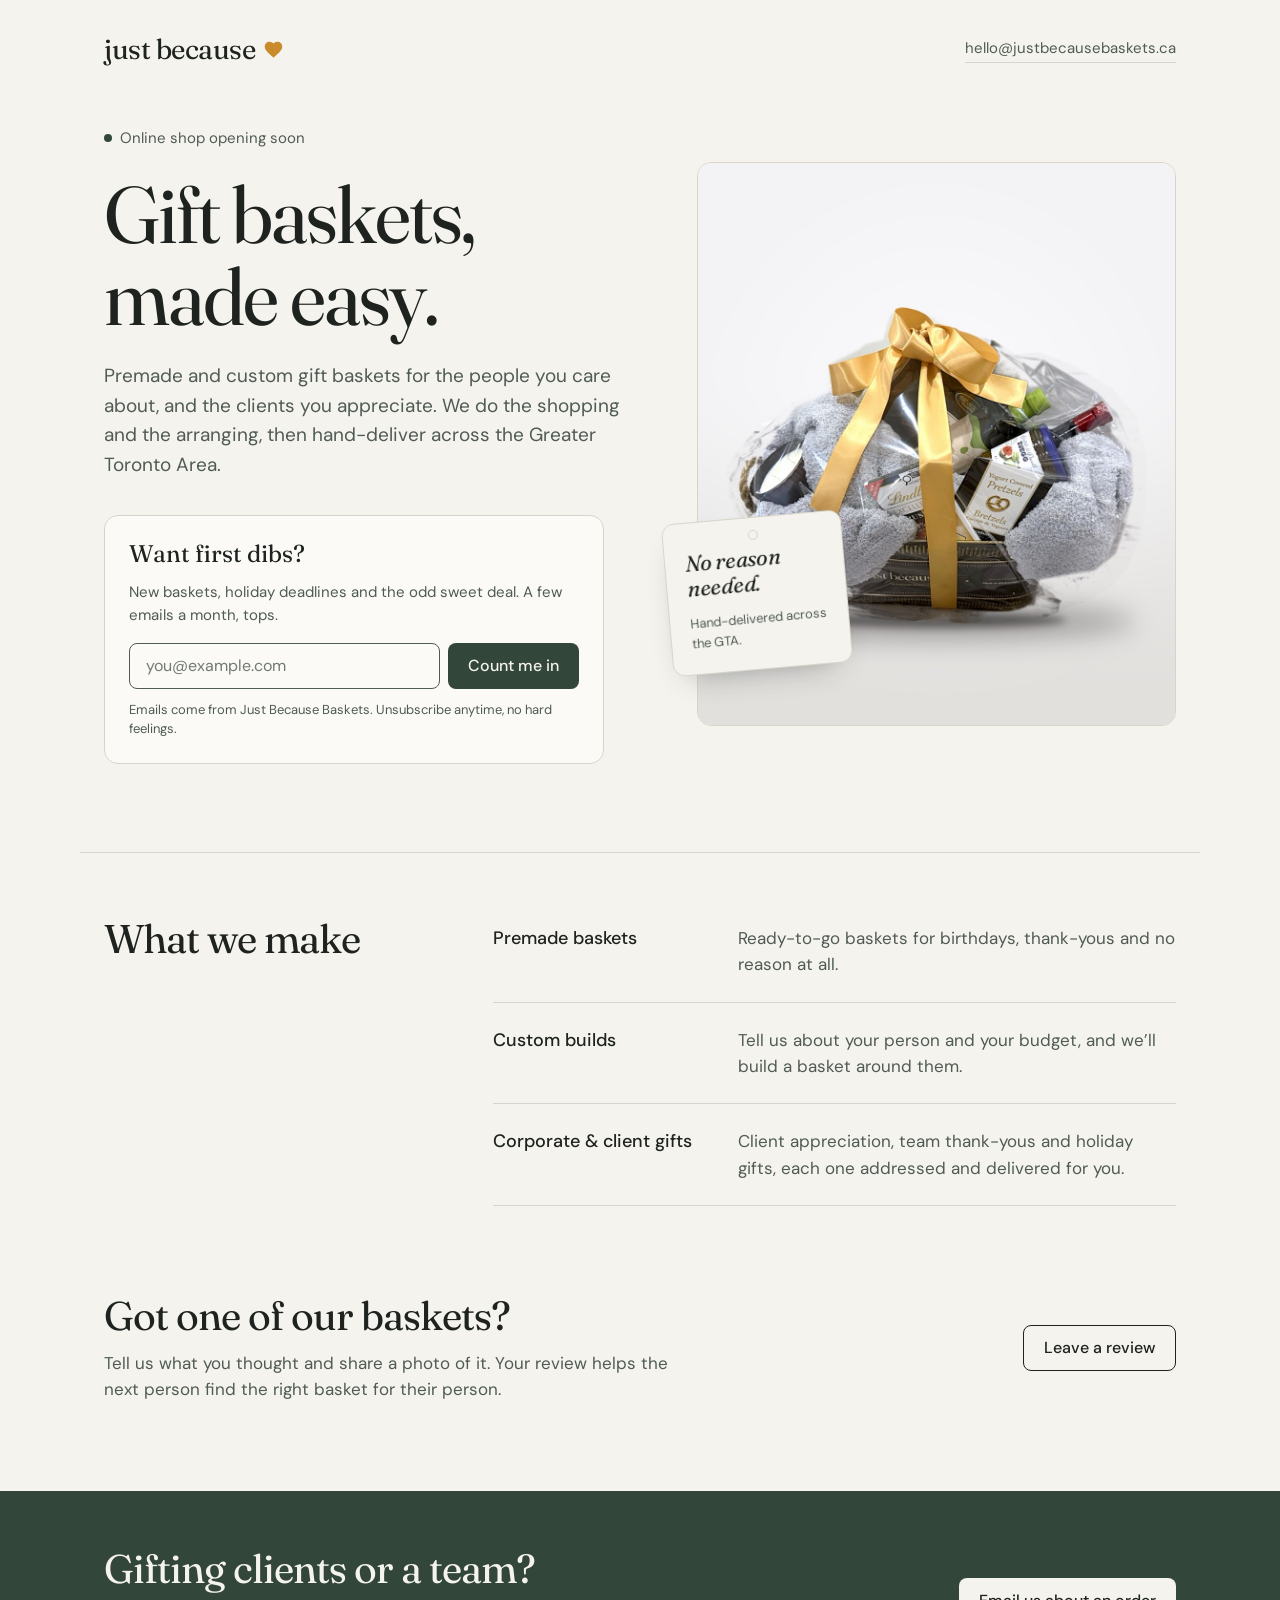
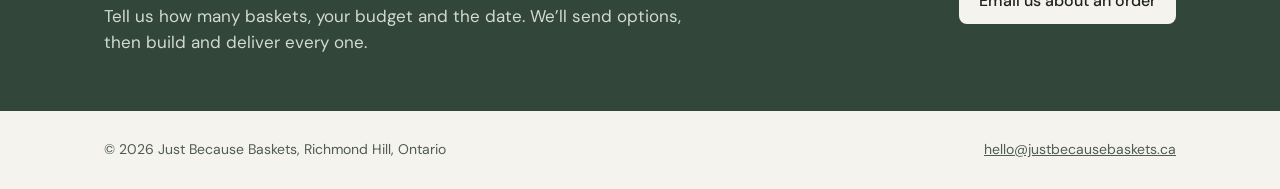
<file: index.html>
<!doctype html>
<html lang="en">
<head>
<meta charset="utf-8">
<meta name="viewport" content="width=device-width, initial-scale=1">
<title>Just Because Baskets · Gift baskets in the GTA, coming soon</title>
<meta name="description" content="Just Because Baskets: premade and custom gift baskets, and corporate client gifts, hand-delivered across the Greater Toronto Area. Our online shop is opening soon.">
<meta name="theme-color" content="#F5F3EE" media="(prefers-color-scheme: light)">
<meta name="theme-color" content="#1E2320" media="(prefers-color-scheme: dark)">
<meta property="og:title" content="Just Because Baskets">
<meta property="og:description" content="Premade and custom gift baskets in the Greater Toronto Area. No reason needed.">
<meta property="og:image" content="https://justbecausebaskets.ca/assets/basket.jpg">
<meta property="og:url" content="https://justbecausebaskets.ca/">
<link rel="icon" href="data:image/svg+xml,%3Csvg xmlns='http://www.w3.org/2000/svg' viewBox='0 0 24 24'%3E%3Cpath d='M12 21.35l-1.45-1.32C5.4 15.36 2 12.28 2 8.5 2 5.42 4.42 3 7.5 3c1.74 0 3.41.81 4.5 2.09C13.09 3.81 14.76 3 16.5 3 19.58 3 22 5.42 22 8.5c0 3.78-3.4 6.86-8.55 11.54L12 21.35z' fill='%23C98B2B'/%3E%3C/svg%3E">
<link rel="preconnect" href="https://fonts.googleapis.com">
<link rel="preconnect" href="https://fonts.gstatic.com" crossorigin>
<link rel="stylesheet" href="https://fonts.googleapis.com/css2?family=Fraunces:ital,opsz,wght@0,9..144,300..600;1,9..144,400&family=DM+Sans:wght@400;500&display=swap">
<link rel="stylesheet" href="/assets/site.css">
</head>
<body>
<header class="container top">
  <a class="mark" href="/" aria-label="just because, home">just because<svg viewBox="0 0 24 24" aria-hidden="true"><path d="M12 21.35l-1.45-1.32C5.4 15.36 2 12.28 2 8.5 2 5.42 4.42 3 7.5 3c1.74 0 3.41.81 4.5 2.09C13.09 3.81 14.76 3 16.5 3 19.58 3 22 5.42 22 8.5c0 3.78-3.4 6.86-8.55 11.54L12 21.35z" fill="#C98B2B"/></svg></a>
  <a class="top-link" href="mailto:hello@justbecausebaskets.ca">hello@justbecausebaskets.ca</a>
</header>

<main>
  <section class="container hero">
    <div>
      <p class="status rise">Online shop opening soon</p>
      <h1 class="rise d1">Gift baskets, made easy.</h1>
      <p class="lead rise d2">Premade and custom gift baskets for the people you care about, and the clients you appreciate. We do the shopping and the arranging, then hand-deliver across the Greater Toronto Area.</p>

      <form class="signup rise d3" action="https://app.kit.com/forms/10201789/subscriptions" method="post">
        <h2 class="signup-title">Want first dibs?</h2>
        <p class="signup-lead">New baskets, holiday deadlines and the odd sweet deal. A few emails a month, tops.</p>
        <div class="signup-row">
          <label class="sr-only" for="email">Email address</label>
          <input id="email" type="email" name="email_address" placeholder="you@example.com" autocomplete="email" required>
          <button class="btn" type="submit">Count me in</button>
        </div>
        <p class="consent">Emails come from Just Because Baskets. Unsubscribe anytime, no hard feelings.</p>
      </form>
    </div>

    <figure class="photo">
      <img src="/assets/basket.jpg" width="1000" height="1177" alt="A Just Because Baskets gift basket wrapped in cellophane with a gold ribbon: a grey throw, a candle, olive oil, fig jam, chocolates and pretzels in a black and gold tin.">
      <div class="tag" aria-hidden="true">
        <p>No reason needed.</p>
        <span>Hand-delivered across the GTA.</span>
      </div>
    </figure>
  </section>

  <section class="container make" aria-labelledby="make-title">
    <h2 id="make-title">What we make</h2>
    <ul class="make-list">
      <li><h3>Premade baskets</h3><p>Ready-to-go baskets for birthdays, thank-yous and no reason at all.</p></li>
      <li><h3>Custom builds</h3><p>Tell us about your person and your budget, and we’ll build a basket around them.</p></li>
      <li><h3>Corporate &amp; client gifts</h3><p>Client appreciation, team thank-yous and holiday gifts, each one addressed and delivered for you.</p></li>
    </ul>
  </section>

  <section class="container review-cta" aria-labelledby="review-title">
    <div>
      <h2 id="review-title">Got one of our baskets?</h2>
      <p>Tell us what you thought and share a photo of it. Your review helps the next person find the right basket for their person.</p>
    </div>
    <a class="btn btn-outline" href="/reviews/">Leave a review</a>
  </section>

  <section class="band" aria-labelledby="band-title">
    <div class="container">
      <div>
        <h2 id="band-title">Gifting clients or a team?</h2>
        <p>Tell us how many baskets, your budget and the date. We’ll send options, then build and deliver every one.</p>
      </div>
      <a class="btn" href="mailto:hello@justbecausebaskets.ca?subject=Corporate%20baskets">Email us about an order</a>
    </div>
  </section>
</main>

<footer>
  <div class="container">
    <span>© 2026 Just Because Baskets, Richmond Hill, Ontario</span>
    <a href="mailto:hello@justbecausebaskets.ca">hello@justbecausebaskets.ca</a>
  </div>
</footer>
</body>
</html>
</file>
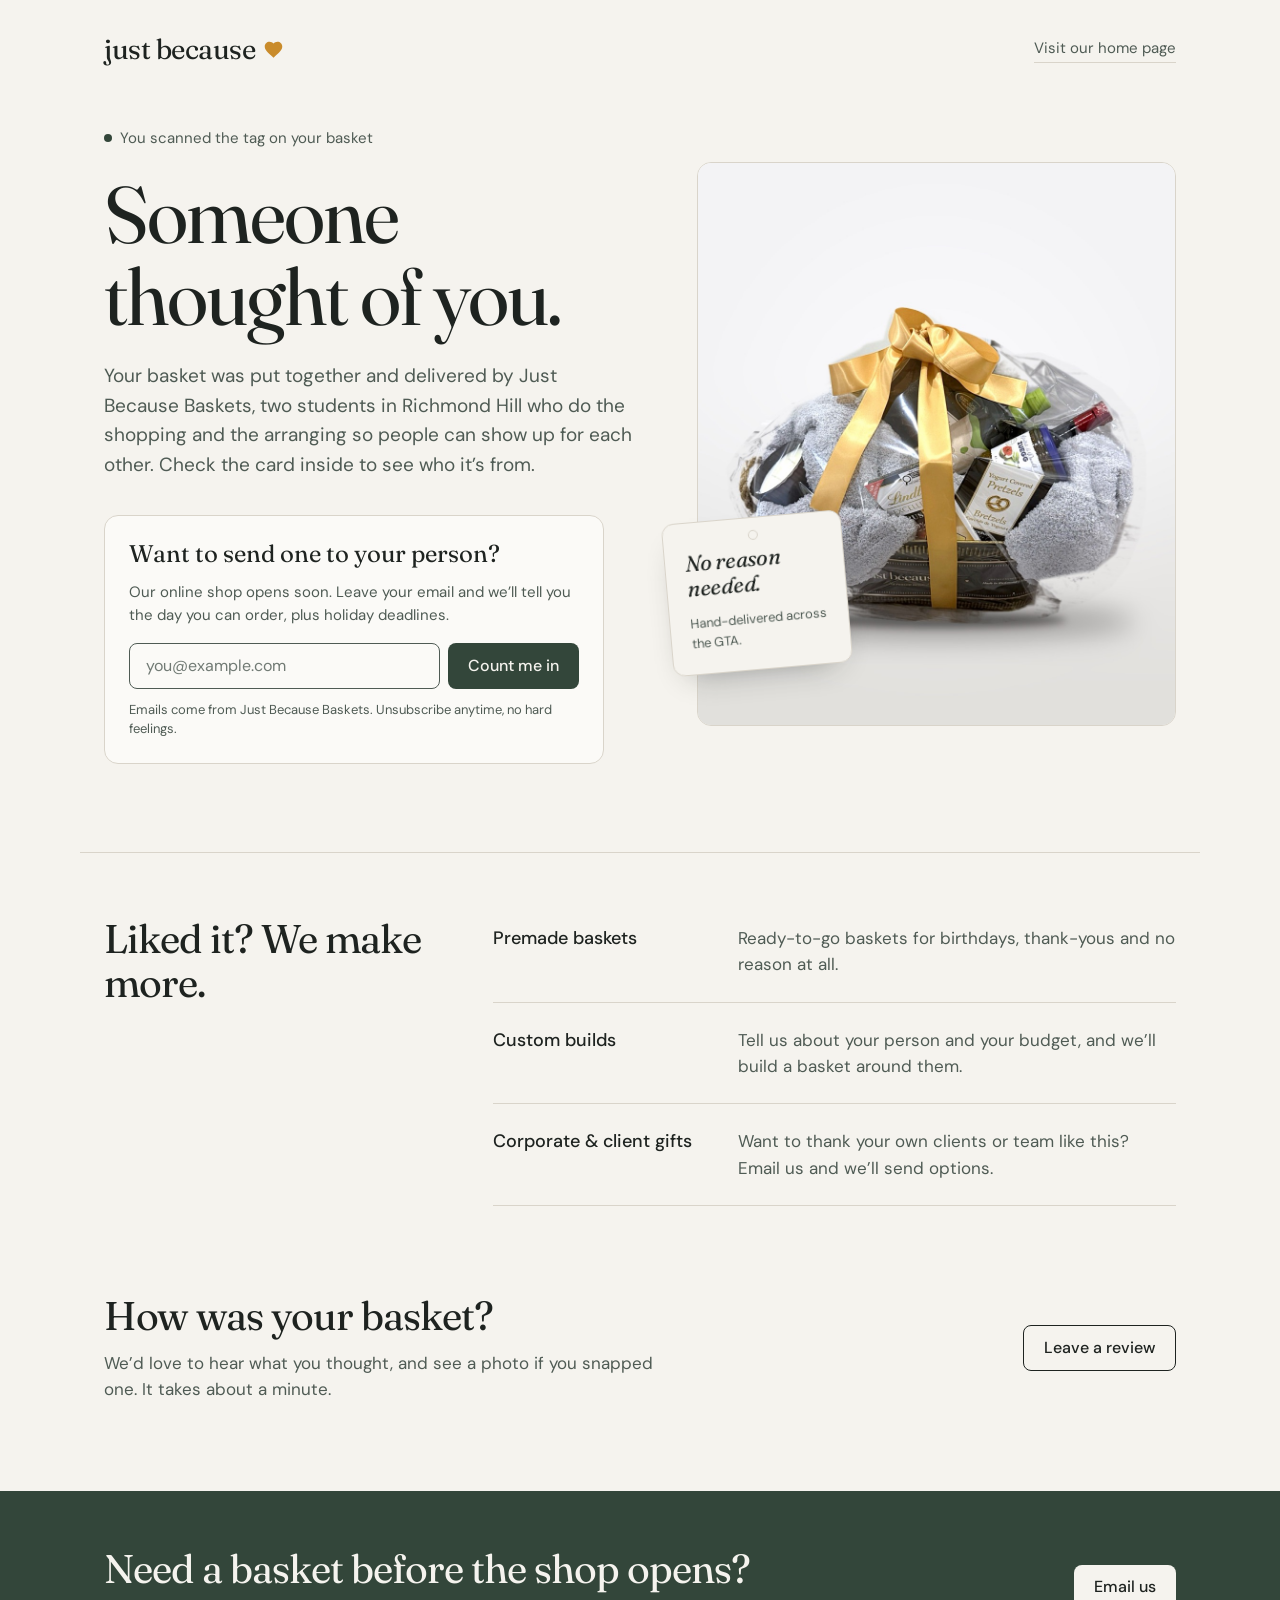
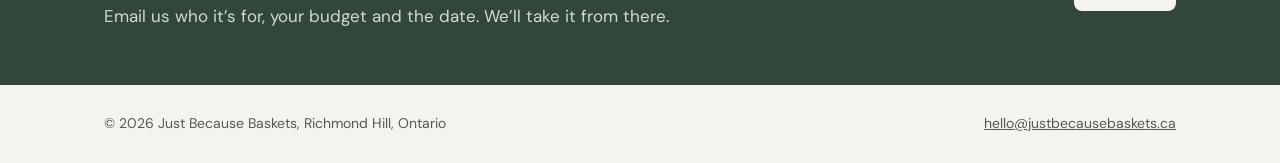
<file: hello/index.html>
<!doctype html>
<html lang="en">
<head>
<meta charset="utf-8">
<meta name="viewport" content="width=device-width, initial-scale=1">
<title>Someone thought of you · Just Because Baskets</title>
<meta name="description" content="You got a basket from Just Because Baskets. Here's who we are, and how to send one to your person.">
<meta name="robots" content="noindex">
<meta name="theme-color" content="#F5F3EE" media="(prefers-color-scheme: light)">
<meta name="theme-color" content="#1E2320" media="(prefers-color-scheme: dark)">
<link rel="icon" href="data:image/svg+xml,%3Csvg xmlns='http://www.w3.org/2000/svg' viewBox='0 0 24 24'%3E%3Cpath d='M12 21.35l-1.45-1.32C5.4 15.36 2 12.28 2 8.5 2 5.42 4.42 3 7.5 3c1.74 0 3.41.81 4.5 2.09C13.09 3.81 14.76 3 16.5 3 19.58 3 22 5.42 22 8.5c0 3.78-3.4 6.86-8.55 11.54L12 21.35z' fill='%23C98B2B'/%3E%3C/svg%3E">
<link rel="preconnect" href="https://fonts.googleapis.com">
<link rel="preconnect" href="https://fonts.gstatic.com" crossorigin>
<link rel="stylesheet" href="https://fonts.googleapis.com/css2?family=Fraunces:ital,opsz,wght@0,9..144,300..600;1,9..144,400&family=DM+Sans:wght@400;500&display=swap">
<link rel="stylesheet" href="/assets/site.css">
</head>
<body>
<header class="container top">
  <a class="mark" href="/" aria-label="just because, home">just because<svg viewBox="0 0 24 24" aria-hidden="true"><path d="M12 21.35l-1.45-1.32C5.4 15.36 2 12.28 2 8.5 2 5.42 4.42 3 7.5 3c1.74 0 3.41.81 4.5 2.09C13.09 3.81 14.76 3 16.5 3 19.58 3 22 5.42 22 8.5c0 3.78-3.4 6.86-8.55 11.54L12 21.35z" fill="#C98B2B"/></svg></a>
  <a class="top-link" href="/">Visit our home page</a>
</header>

<main>
  <section class="container hero">
    <div>
      <p class="status rise">You scanned the tag on your basket</p>
      <h1 class="rise d1">Someone thought of you.</h1>
      <p class="lead rise d2">Your basket was put together and delivered by Just Because Baskets, two students in Richmond Hill who do the shopping and the arranging so people can show up for each other. Check the card inside to see who it’s from.</p>

      <form class="signup rise d3" action="https://app.kit.com/forms/10201789/subscriptions" method="post">
        <h2 class="signup-title">Want to send one to your person?</h2>
        <p class="signup-lead">Our online shop opens soon. Leave your email and we’ll tell you the day you can order, plus holiday deadlines.</p>
        <div class="signup-row">
          <label class="sr-only" for="email">Email address</label>
          <input id="email" type="email" name="email_address" placeholder="you@example.com" autocomplete="email" required>
          <button class="btn" type="submit">Count me in</button>
        </div>
        <p class="consent">Emails come from Just Because Baskets. Unsubscribe anytime, no hard feelings.</p>
      </form>
    </div>

    <figure class="photo">
      <img src="/assets/basket.jpg" width="1000" height="1177" alt="A Just Because Baskets gift basket wrapped in cellophane with a gold ribbon: a grey throw, a candle, olive oil, fig jam, chocolates and pretzels in a black and gold tin.">
      <div class="tag" aria-hidden="true">
        <p>No reason needed.</p>
        <span>Hand-delivered across the GTA.</span>
      </div>
    </figure>
  </section>

  <section class="container make" aria-labelledby="make-title">
    <h2 id="make-title">Liked it? We make more.</h2>
    <ul class="make-list">
      <li><h3>Premade baskets</h3><p>Ready-to-go baskets for birthdays, thank-yous and no reason at all.</p></li>
      <li><h3>Custom builds</h3><p>Tell us about your person and your budget, and we’ll build a basket around them.</p></li>
      <li><h3>Corporate &amp; client gifts</h3><p>Want to thank your own clients or team like this? Email us and we’ll send options.</p></li>
    </ul>
  </section>

  <section class="container review-cta" aria-labelledby="review-title">
    <div>
      <h2 id="review-title">How was your basket?</h2>
      <p>We’d love to hear what you thought, and see a photo if you snapped one. It takes about a minute.</p>
    </div>
    <a class="btn btn-outline" href="/reviews/">Leave a review</a>
  </section>

  <section class="band" aria-labelledby="band-title">
    <div class="container">
      <div>
        <h2 id="band-title">Need a basket before the shop opens?</h2>
        <p>Email us who it’s for, your budget and the date. We’ll take it from there.</p>
      </div>
      <a class="btn" href="mailto:hello@justbecausebaskets.ca?subject=Basket%20order">Email us</a>
    </div>
  </section>
</main>

<footer>
  <div class="container">
    <span>© 2026 Just Because Baskets, Richmond Hill, Ontario</span>
    <a href="mailto:hello@justbecausebaskets.ca">hello@justbecausebaskets.ca</a>
  </div>
</footer>
</body>
</html>
</file>
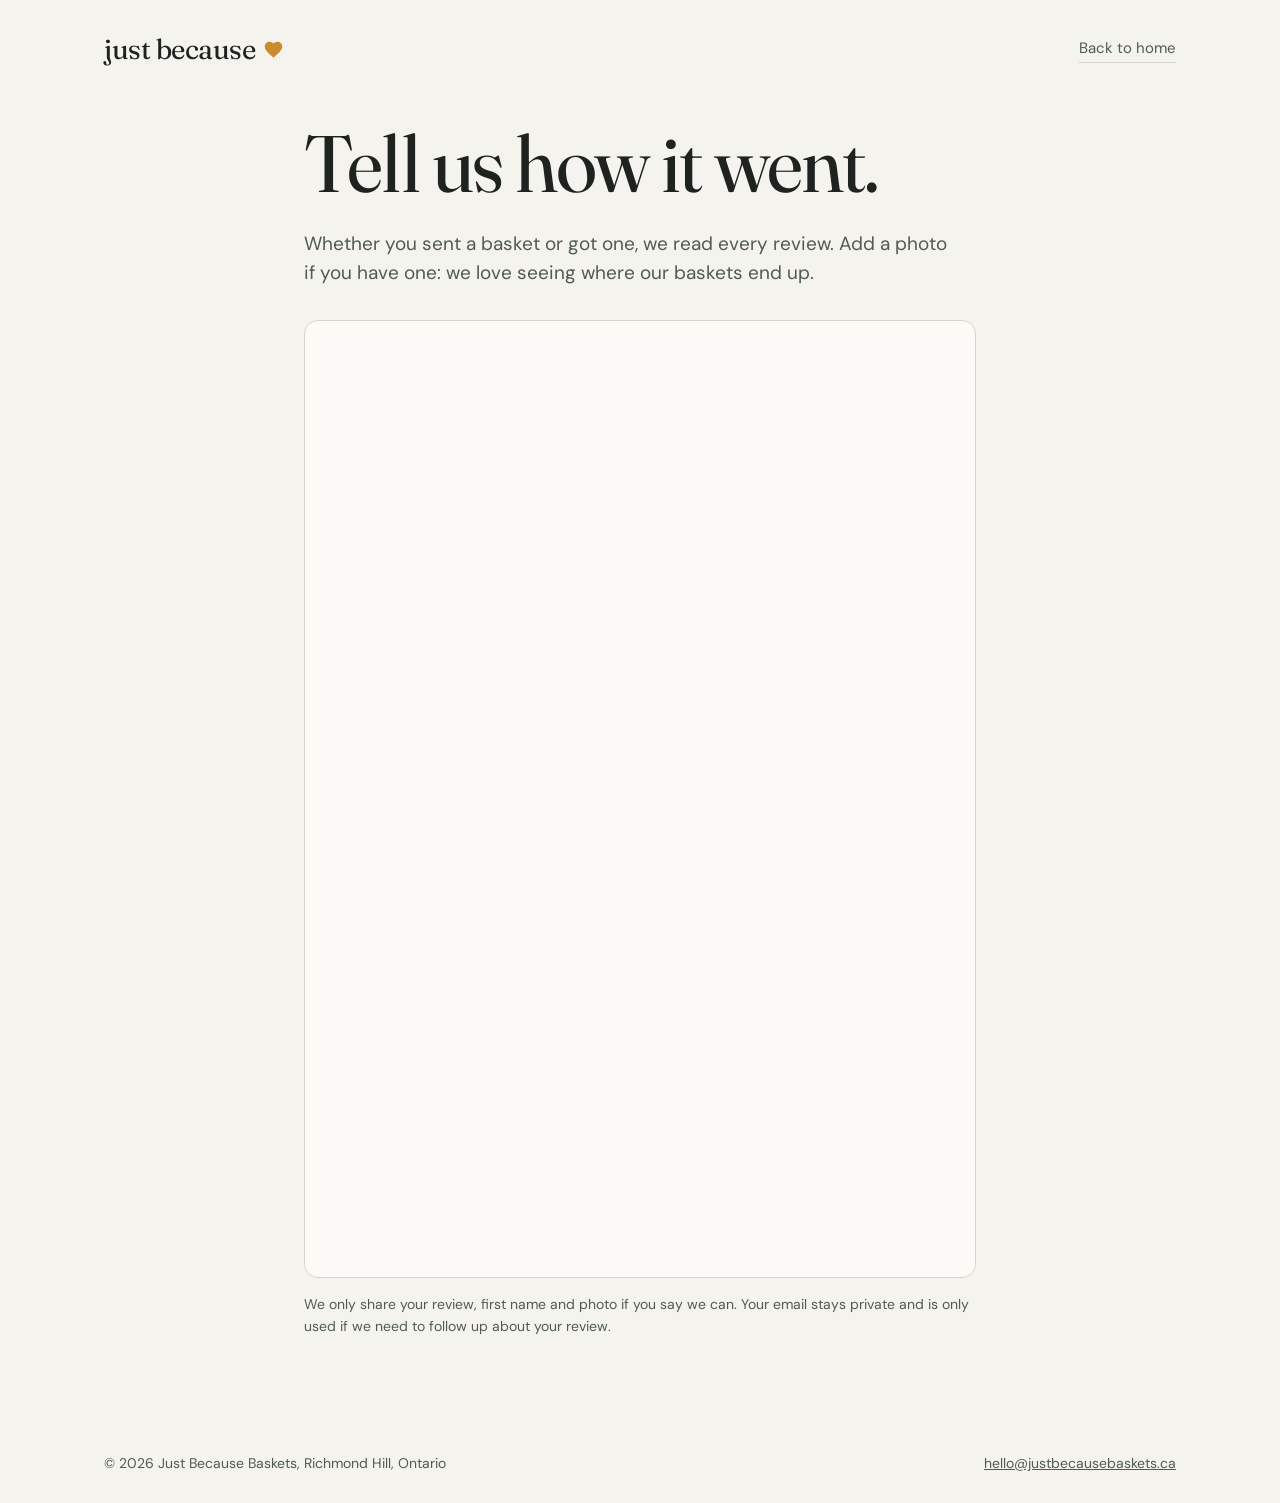
<file: reviews/index.html>
<!doctype html>
<html lang="en">
<head>
<meta charset="utf-8">
<meta name="viewport" content="width=device-width, initial-scale=1">
<title>Leave a review · Just Because Baskets</title>
<meta name="description" content="Got a basket from Just Because Baskets? Tell us what you thought and share a photo.">
<meta name="theme-color" content="#F5F3EE" media="(prefers-color-scheme: light)">
<meta name="theme-color" content="#1E2320" media="(prefers-color-scheme: dark)">
<meta property="og:title" content="Leave a review · Just Because Baskets">
<meta property="og:description" content="Got one of our baskets? Tell us what you thought and share a photo.">
<meta property="og:image" content="https://justbecausebaskets.ca/assets/basket.jpg">
<link rel="icon" href="data:image/svg+xml,%3Csvg xmlns='http://www.w3.org/2000/svg' viewBox='0 0 24 24'%3E%3Cpath d='M12 21.35l-1.45-1.32C5.4 15.36 2 12.28 2 8.5 2 5.42 4.42 3 7.5 3c1.74 0 3.41.81 4.5 2.09C13.09 3.81 14.76 3 16.5 3 19.58 3 22 5.42 22 8.5c0 3.78-3.4 6.86-8.55 11.54L12 21.35z' fill='%23C98B2B'/%3E%3C/svg%3E">
<link rel="preconnect" href="https://fonts.googleapis.com">
<link rel="preconnect" href="https://fonts.gstatic.com" crossorigin>
<link rel="stylesheet" href="https://fonts.googleapis.com/css2?family=Fraunces:ital,opsz,wght@0,9..144,300..600;1,9..144,400&family=DM+Sans:wght@400;500&display=swap">
<link rel="stylesheet" href="/assets/site.css">
</head>
<body>
<header class="container top">
  <a class="mark" href="/" aria-label="just because, home">just because<svg viewBox="0 0 24 24" aria-hidden="true"><path d="M12 21.35l-1.45-1.32C5.4 15.36 2 12.28 2 8.5 2 5.42 4.42 3 7.5 3c1.74 0 3.41.81 4.5 2.09C13.09 3.81 14.76 3 16.5 3 19.58 3 22 5.42 22 8.5c0 3.78-3.4 6.86-8.55 11.54L12 21.35z" fill="#C98B2B"/></svg></a>
  <a class="top-link" href="/">Back to home</a>
</header>

<main>
  <section class="container page-head">
    <h1 class="rise">Tell us how it went.</h1>
    <p class="lead rise d1">Whether you sent a basket or got one, we read every review. Add a photo if you have one: we love seeing where our baskets end up.</p>
  </section>

  <section class="container form-wrap" aria-label="Review form">
    <div class="form-card form-card-light rise d2">
      <!-- Review form hosted by Tally (form 5Xxebo, in the Just Because Baskets Tally account) -->
      <iframe data-tally-src="https://tally.so/embed/5Xxebo?alignLeft=1&amp;hideTitle=1&amp;transparentBackground=1&amp;dynamicHeight=1" loading="lazy" width="100%" height="900" frameborder="0" marginheight="0" marginwidth="0" title="Leave a review"></iframe>
      <noscript><p>The review form needs JavaScript. You can also email your review and photo to <a href="mailto:hello@justbecausebaskets.ca?subject=My%20review">hello@justbecausebaskets.ca</a>.</p></noscript>
    </div>
    <p class="form-note">We only share your review, first name and photo if you say we can. Your email stays private and is only used if we need to follow up about your review.</p>
  </section>
</main>

<footer>
  <div class="container">
    <span>© 2026 Just Because Baskets, Richmond Hill, Ontario</span>
    <a href="mailto:hello@justbecausebaskets.ca">hello@justbecausebaskets.ca</a>
  </div>
</footer>
<script>
  // Tally's standard embed loader: sizes the form to its content.
  (function(){var d=document,w="https://tally.so/widgets/embed.js",v=function(){"undefined"!=typeof Tally?Tally.loadEmbeds():d.querySelectorAll("iframe[data-tally-src]:not([src])").forEach(function(e){e.src=e.dataset.tallySrc})};if("undefined"!=typeof Tally)v();else if(d.querySelector('script[src="'+w+'"]')==null){var s=d.createElement("script");s.src=w;s.onload=v;s.onerror=v;d.body.appendChild(s)}})();
</script>
</body>
</html>
</file>
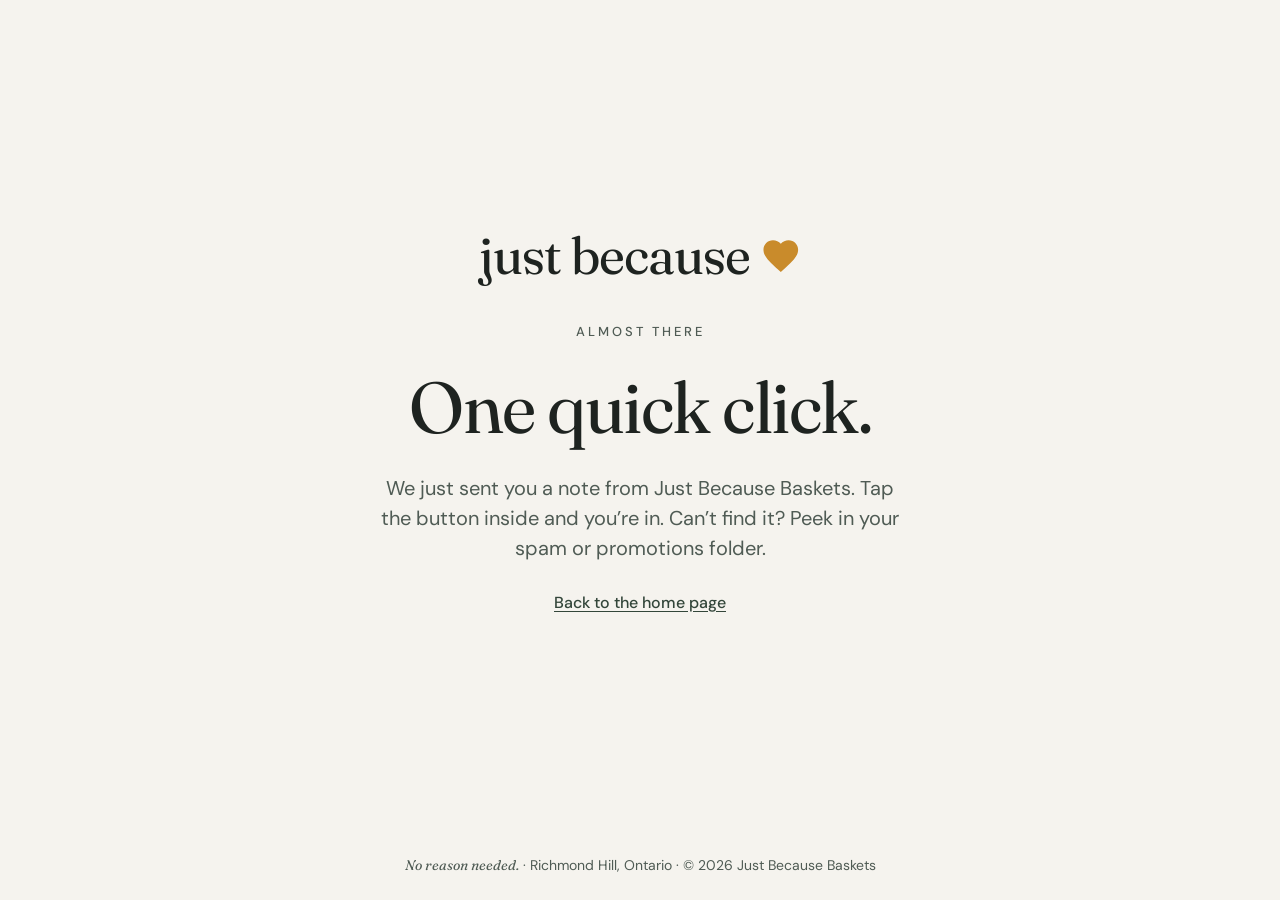
<file: thanks.html>
<!doctype html>
<html lang="en">
<head>
<meta charset="utf-8">
<meta name="viewport" content="width=device-width, initial-scale=1">
<title>Just Because Baskets · Almost done</title>
<meta name="description" content="Just Because Baskets: premade and custom gift baskets in the Greater Toronto Area. Our online store is coming soon.">
<meta property="og:title" content="Just Because Baskets · Coming soon">
<meta property="og:description" content="Premade and custom gift baskets in the Greater Toronto Area. No reason needed.">
<link rel="icon" href="data:image/svg+xml,%3Csvg xmlns='http://www.w3.org/2000/svg' viewBox='0 0 24 24'%3E%3Cpath d='M12 21.35l-1.45-1.32C5.4 15.36 2 12.28 2 8.5 2 5.42 4.42 3 7.5 3c1.74 0 3.41.81 4.5 2.09C13.09 3.81 14.76 3 16.5 3 19.58 3 22 5.42 22 8.5c0 3.78-3.4 6.86-8.55 11.54L12 21.35z' fill='%23C98B2B'/%3E%3C/svg%3E">
<link rel="preconnect" href="https://fonts.googleapis.com">
<link rel="preconnect" href="https://fonts.gstatic.com" crossorigin>
<link rel="stylesheet" href="https://fonts.googleapis.com/css2?family=Fraunces:opsz,wght@9..144,300..600&family=DM+Sans:wght@400;500&display=swap">
<style>
:root{
  --ink:#1E2320;--forest:#33463A;--sage:#B7C2B0;--slate:#5D7180;--ochre:#C98B2B;--stone:#D9D4CA;--paper:#F5F3EE;
  --bg:var(--paper);--text:var(--ink);--muted:#4F5B54;--line:var(--stone);--accent:var(--forest);
  color-scheme:light;
}
@media (prefers-color-scheme: dark){
  :root{--bg:#1E2320;--text:#F5F3EE;--muted:#C9CFC6;--line:#3A4740;--accent:#B7C2B0;color-scheme:dark}
}
*{box-sizing:border-box}
html,body{margin:0;height:100%}
body{background:var(--bg);color:var(--text);font-family:'DM Sans',Arial,sans-serif;line-height:1.5;display:flex;flex-direction:column;min-height:100vh}
main{flex:1;display:flex;align-items:center;justify-content:center;padding:48px 16px}
.wrap{width:100%;max-width:640px;text-align:center;display:flex;flex-direction:column;align-items:center;gap:28px}
.mark{display:flex;align-items:center;gap:10px;font-family:'Fraunces',Georgia,serif;font-size:clamp(34px,7vw,52px);letter-spacing:-1px;font-weight:400;margin:0}
.mark svg{width:.8em;height:.8em;flex:none}
.eyebrow{margin:0;font-size:13px;letter-spacing:3px;text-transform:uppercase;color:var(--muted);font-weight:500}
h1{margin:0;font-family:'Fraunces',Georgia,serif;font-weight:400;font-size:clamp(40px,9vw,72px);line-height:1.04;letter-spacing:-1.5px}
.lead{margin:0;font-size:clamp(17px,2.6vw,20px);color:var(--muted);max-width:520px}
.contact{margin:0;font-size:16px}
.contact a{color:var(--accent);font-weight:500;text-underline-offset:3px}
.contact a:hover{color:var(--text)}
.contact a:focus-visible{outline:2px solid var(--accent);outline-offset:3px;border-radius:2px}
footer{padding:24px 16px;text-align:center;font-size:14px;color:var(--muted)}
.signoff{font-family:'Fraunces',Georgia,serif;font-style:italic}
@media (prefers-reduced-motion: no-preference){
  .wrap>*{animation:rise .6s ease-out both}
  .wrap>*:nth-child(2){animation-delay:.08s}.wrap>*:nth-child(3){animation-delay:.16s}
  .wrap>*:nth-child(4){animation-delay:.24s}.wrap>*:nth-child(5){animation-delay:.32s}
  .wrap>*:nth-child(6){animation-delay:.4s}.wrap>*:nth-child(7){animation-delay:.48s}
  @keyframes rise{from{opacity:0;transform:translateY(12px)}to{opacity:1;transform:none}}
}
</style>
</head>
<body>
<main>
  <div class="wrap">
    <p class="mark" aria-label="just because">just because<svg viewBox="0 0 24 24" aria-hidden="true"><path d="M12 21.35l-1.45-1.32C5.4 15.36 2 12.28 2 8.5 2 5.42 4.42 3 7.5 3c1.74 0 3.41.81 4.5 2.09C13.09 3.81 14.76 3 16.5 3 19.58 3 22 5.42 22 8.5c0 3.78-3.4 6.86-8.55 11.54L12 21.35z" fill="#C98B2B"/></svg></p>
    <p class="eyebrow">Almost there</p>
    <h1>One quick click.</h1>
    <p class="lead">We just sent you a note from Just Because Baskets. Tap the button inside and you’re in. Can’t find it? Peek in your spam or promotions folder.</p>
    <p class="contact"><a href="/">Back to the home page</a></p>
  </div>
</main>
<footer>
  <span class="signoff">No reason needed.</span> · Richmond Hill, Ontario · © 2026 Just Because Baskets
</footer>
</body>
</html>
</file>
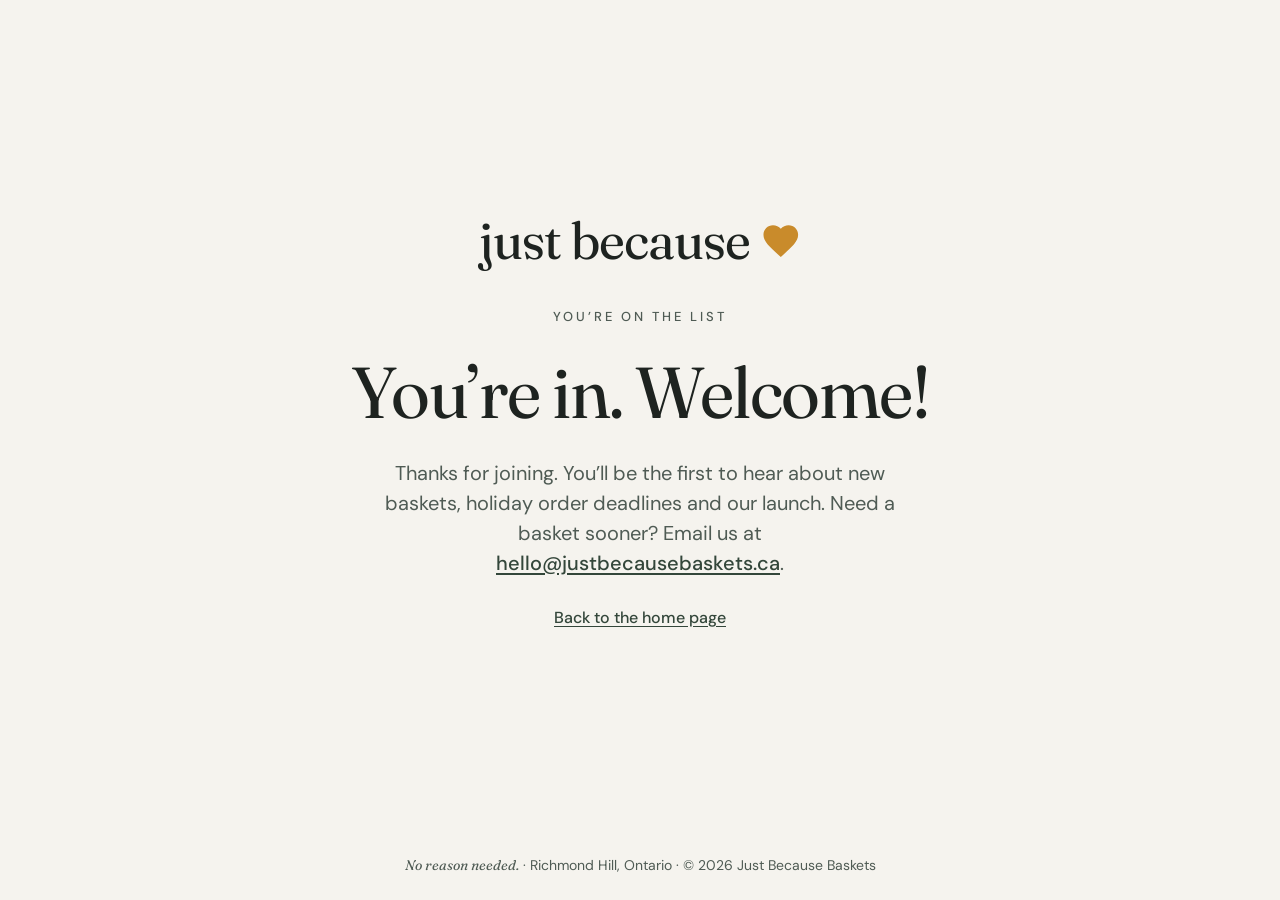
<file: welcome.html>
<!doctype html>
<html lang="en">
<head>
<meta charset="utf-8">
<meta name="viewport" content="width=device-width, initial-scale=1">
<title>You’re in · Just Because Baskets</title>
<meta name="robots" content="noindex">
<meta name="description" content="Just Because Baskets: premade and custom gift baskets in the Greater Toronto Area. Our online store is coming soon.">
<meta property="og:title" content="Just Because Baskets · Coming soon">
<meta property="og:description" content="Premade and custom gift baskets in the Greater Toronto Area. No reason needed.">
<link rel="icon" href="data:image/svg+xml,%3Csvg xmlns='http://www.w3.org/2000/svg' viewBox='0 0 24 24'%3E%3Cpath d='M12 21.35l-1.45-1.32C5.4 15.36 2 12.28 2 8.5 2 5.42 4.42 3 7.5 3c1.74 0 3.41.81 4.5 2.09C13.09 3.81 14.76 3 16.5 3 19.58 3 22 5.42 22 8.5c0 3.78-3.4 6.86-8.55 11.54L12 21.35z' fill='%23C98B2B'/%3E%3C/svg%3E">
<link rel="preconnect" href="https://fonts.googleapis.com">
<link rel="preconnect" href="https://fonts.gstatic.com" crossorigin>
<link rel="stylesheet" href="https://fonts.googleapis.com/css2?family=Fraunces:opsz,wght@9..144,300..600&family=DM+Sans:wght@400;500&display=swap">
<style>
:root{
  --ink:#1E2320;--forest:#33463A;--sage:#B7C2B0;--slate:#5D7180;--ochre:#C98B2B;--stone:#D9D4CA;--paper:#F5F3EE;
  --bg:var(--paper);--text:var(--ink);--muted:#4F5B54;--line:var(--stone);--accent:var(--forest);
  color-scheme:light;
}
@media (prefers-color-scheme: dark){
  :root{--bg:#1E2320;--text:#F5F3EE;--muted:#C9CFC6;--line:#3A4740;--accent:#B7C2B0;color-scheme:dark}
}
*{box-sizing:border-box}
html,body{margin:0;height:100%}
body{background:var(--bg);color:var(--text);font-family:'DM Sans',Arial,sans-serif;line-height:1.5;display:flex;flex-direction:column;min-height:100vh}
main{flex:1;display:flex;align-items:center;justify-content:center;padding:48px 16px}
.wrap{width:100%;max-width:640px;text-align:center;display:flex;flex-direction:column;align-items:center;gap:28px}
.mark{display:flex;align-items:center;gap:10px;font-family:'Fraunces',Georgia,serif;font-size:clamp(34px,7vw,52px);letter-spacing:-1px;font-weight:400;margin:0}
.mark svg{width:.8em;height:.8em;flex:none}
.eyebrow{margin:0;font-size:13px;letter-spacing:3px;text-transform:uppercase;color:var(--muted);font-weight:500}
h1{margin:0;font-family:'Fraunces',Georgia,serif;font-weight:400;font-size:clamp(40px,9vw,72px);line-height:1.04;letter-spacing:-1.5px}
.lead{margin:0;font-size:clamp(17px,2.6vw,20px);color:var(--muted);max-width:520px}
.lead a{color:var(--accent);font-weight:500;text-underline-offset:3px}
.contact{margin:0;font-size:16px}
.contact a{color:var(--accent);font-weight:500;text-underline-offset:3px}
.contact a:hover{color:var(--text)}
.contact a:focus-visible{outline:2px solid var(--accent);outline-offset:3px;border-radius:2px}
footer{padding:24px 16px;text-align:center;font-size:14px;color:var(--muted)}
.signoff{font-family:'Fraunces',Georgia,serif;font-style:italic}
@media (prefers-reduced-motion: no-preference){
  .wrap>*{animation:rise .6s ease-out both}
  .wrap>*:nth-child(2){animation-delay:.08s}.wrap>*:nth-child(3){animation-delay:.16s}
  .wrap>*:nth-child(4){animation-delay:.24s}.wrap>*:nth-child(5){animation-delay:.32s}
  .wrap>*:nth-child(6){animation-delay:.4s}.wrap>*:nth-child(7){animation-delay:.48s}
  @keyframes rise{from{opacity:0;transform:translateY(12px)}to{opacity:1;transform:none}}
}
</style>
</head>
<body>
<main>
  <div class="wrap">
    <p class="mark" aria-label="just because">just because<svg viewBox="0 0 24 24" aria-hidden="true"><path d="M12 21.35l-1.45-1.32C5.4 15.36 2 12.28 2 8.5 2 5.42 4.42 3 7.5 3c1.74 0 3.41.81 4.5 2.09C13.09 3.81 14.76 3 16.5 3 19.58 3 22 5.42 22 8.5c0 3.78-3.4 6.86-8.55 11.54L12 21.35z" fill="#C98B2B"/></svg></p>
    <p class="eyebrow">You’re on the list</p>
    <h1>You’re in. Welcome!</h1>
    <p class="lead">Thanks for joining. You’ll be the first to hear about new baskets, holiday order deadlines and our launch. Need a basket sooner? Email us at <a href="mailto:hello@justbecausebaskets.ca">hello@justbecausebaskets.ca</a>.</p>
    <p class="contact"><a href="/">Back to the home page</a></p>
  </div>
</main>
<footer>
  <span class="signoff">No reason needed.</span> · Richmond Hill, Ontario · © 2026 Just Because Baskets
</footer>
</body>
</html>
</file>
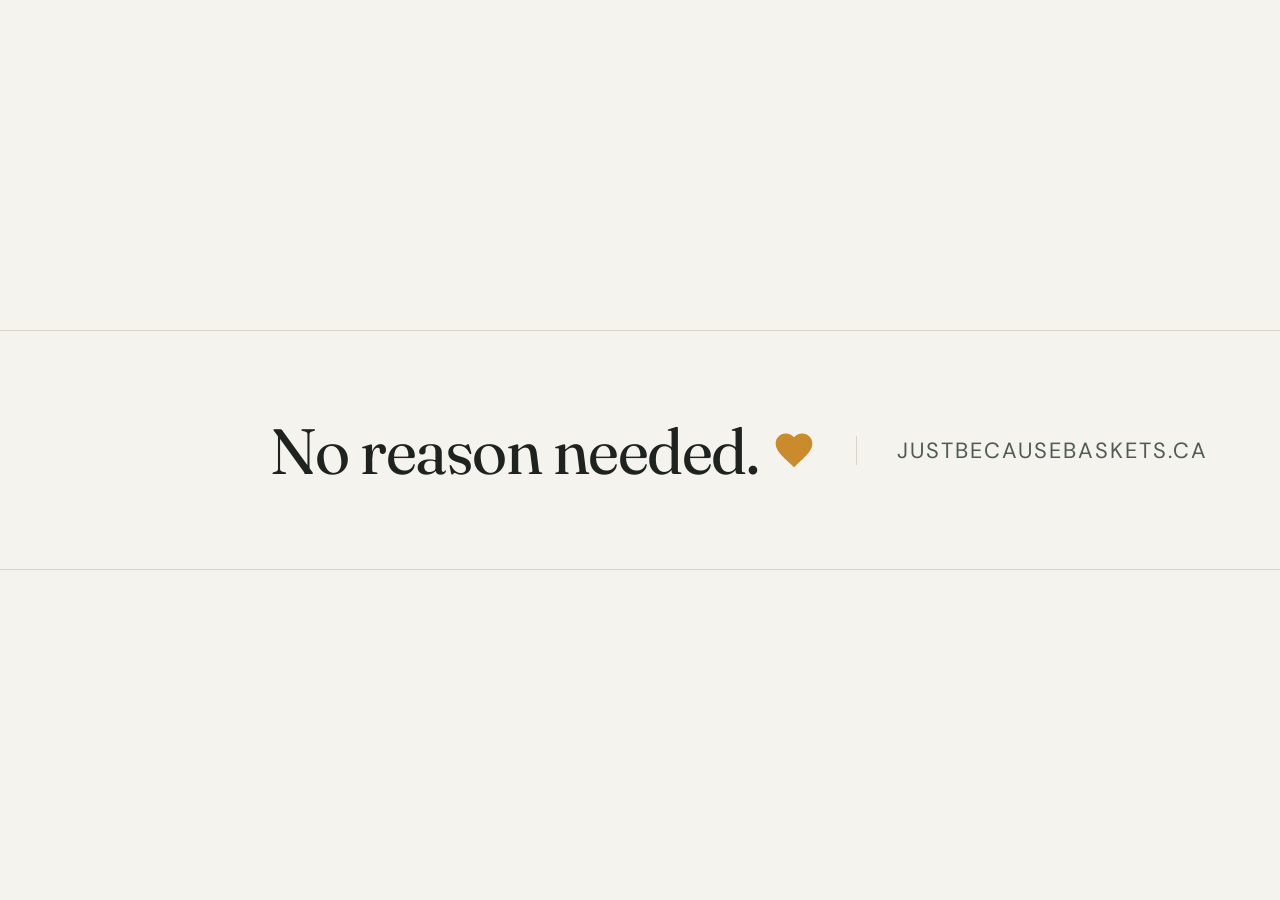
<file: brand/banner.html>
<!doctype html>
<html lang="en">
<head>
<meta charset="utf-8">
<meta name="viewport" content="width=device-width, initial-scale=1">
<meta name="robots" content="noindex">
<title>just because · banner</title>
<link rel="stylesheet" href="https://fonts.googleapis.com/css2?family=Fraunces:opsz,wght@9..144,400&family=DM+Sans:wght@400;500&display=swap">
<style>
html,body{margin:0;height:100%;background:#F5F3EE}
body{display:flex;align-items:center;justify-content:center}
.band{width:100%;height:240px;background:#F5F3EE;display:flex;align-items:center;justify-content:flex-end;gap:40px;padding:0 72px;box-sizing:border-box;border-top:1px solid #D9D4CA;border-bottom:1px solid #D9D4CA}
.line{font-family:'Fraunces',Georgia,serif;font-size:64px;letter-spacing:-1.5px;color:#1E2320;display:flex;align-items:center;gap:14px}
.line svg{width:44px;height:44px}
.url{font-family:'DM Sans',Arial,sans-serif;font-size:22px;letter-spacing:2px;text-transform:uppercase;color:#4F5B54;border-left:1px solid #D9D4CA;padding-left:40px}
</style>
</head>
<body>
<div class="band">
  <div class="line">No reason needed.<svg viewBox="0 0 24 24" aria-hidden="true"><path d="M12 21.35l-1.45-1.32C5.4 15.36 2 12.28 2 8.5 2 5.42 4.42 3 7.5 3c1.74 0 3.41.81 4.5 2.09C13.09 3.81 14.76 3 16.5 3 19.58 3 22 5.42 22 8.5c0 3.78-3.4 6.86-8.55 11.54L12 21.35z" fill="#C98B2B"/></svg></div>
  <div class="url">justbecausebaskets.ca</div>
</div>
</body>
</html>
</file>
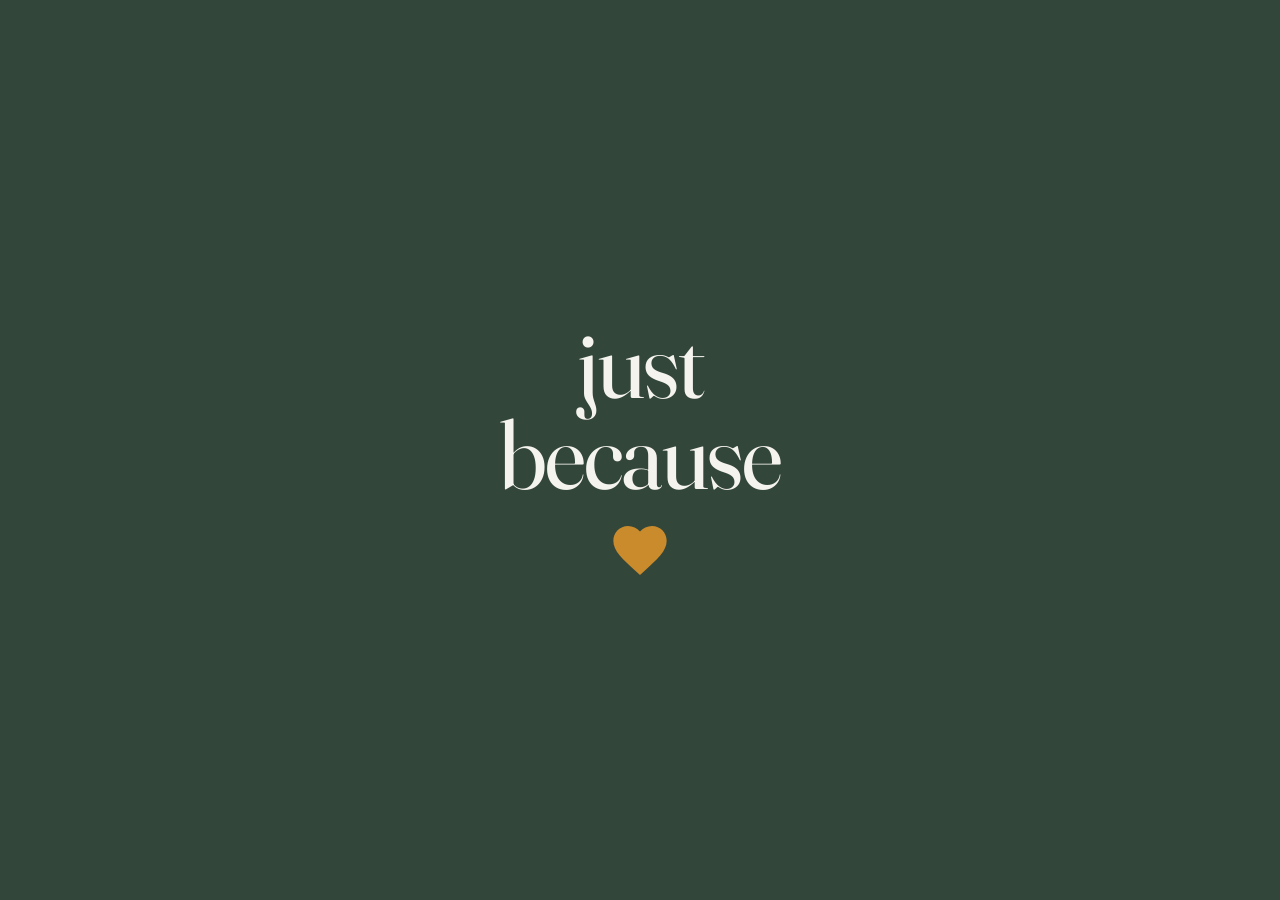
<file: brand/logo.html>
<!doctype html>
<html lang="en">
<head>
<meta charset="utf-8">
<meta name="viewport" content="width=device-width, initial-scale=1">
<meta name="robots" content="noindex">
<title>just because · logo</title>
<link rel="stylesheet" href="https://fonts.googleapis.com/css2?family=Fraunces:opsz,wght@9..144,400&display=swap">
<style>
html,body{margin:0;height:100%;background:#33463A}
body{display:flex;align-items:center;justify-content:center}
.mark{display:flex;flex-direction:column;align-items:center;gap:18px;color:#F5F3EE;font-family:'Fraunces',Georgia,serif}
.word{font-size:96px;line-height:.95;letter-spacing:-2px;text-align:center}
svg{width:64px;height:64px}
</style>
</head>
<body>
<div class="mark">
  <div class="word">just<br>because</div>
  <svg viewBox="0 0 24 24" aria-hidden="true"><path d="M12 21.35l-1.45-1.32C5.4 15.36 2 12.28 2 8.5 2 5.42 4.42 3 7.5 3c1.74 0 3.41.81 4.5 2.09C13.09 3.81 14.76 3 16.5 3 19.58 3 22 5.42 22 8.5c0 3.78-3.4 6.86-8.55 11.54L12 21.35z" fill="#C98B2B"/></svg>
</div>
</body>
</html>
</file>
<file: assets/site.css>
/* Just Because Baskets: shared styles for the home page and the QR welcome page.
   Colours, fonts and shapes match the original live coming-soon page. */
:root{
  --ink:#1E2320;--forest:#33463A;--sage:#B7C2B0;--slate:#5D7180;--ochre:#C98B2B;--stone:#D9D4CA;--paper:#F5F3EE;
  --bg:var(--paper);--text:var(--ink);--muted:#4F5B54;--line:var(--stone);--accent:var(--forest);
  --card:#FBFAF7;--band:var(--forest);--band-text:#F5F3EE;--band-muted:#D3DBCF;
  color-scheme:light;
}
@media (prefers-color-scheme: dark){
  :root{--bg:#1E2320;--text:#F5F3EE;--muted:#C9CFC6;--line:#3A4740;--accent:#B7C2B0;--card:#252B27;--band:#2A3830;--band-muted:#C9CFC6;color-scheme:dark}
}
*{box-sizing:border-box}
html{-webkit-text-size-adjust:100%}
body{margin:0;background:var(--bg);color:var(--text);font-family:'DM Sans',Arial,sans-serif;font-size:17px;line-height:1.55;min-height:100vh;display:flex;flex-direction:column}
img{display:block;max-width:100%}
a{color:inherit}
.sr-only{position:absolute;width:1px;height:1px;overflow:hidden;clip:rect(0 0 0 0);white-space:nowrap}
:focus-visible{outline:2px solid var(--accent);outline-offset:3px;border-radius:4px}

.container{width:100%;max-width:1120px;margin:0 auto;padding:0 24px}

/* Top bar */
.top{display:flex;align-items:center;justify-content:space-between;gap:16px;padding-top:28px;padding-bottom:12px}
.mark{display:inline-flex;align-items:center;gap:8px;font-family:'Fraunces',Georgia,serif;font-size:28px;letter-spacing:-.5px;font-weight:400;margin:0;text-decoration:none}
.mark svg{width:.75em;height:.75em;flex:none}
.top-link{font-size:15px;color:var(--muted);text-decoration:none;border-bottom:1px solid var(--line);padding-bottom:2px}
.top-link:hover{color:var(--text);border-color:var(--text)}

/* Hero */
.hero{display:grid;grid-template-columns:minmax(0,1.05fr) minmax(0,.95fr);gap:64px;align-items:center;padding-top:40px;padding-bottom:88px}
.status{display:inline-flex;align-items:center;gap:8px;margin:0 0 24px;font-size:15px;color:var(--muted)}
.status::before{content:"";width:8px;height:8px;border-radius:50%;background:var(--accent)}
h1{margin:0;font-family:'Fraunces',Georgia,serif;font-weight:400;font-size:clamp(44px,6.4vw,80px);line-height:1.02;letter-spacing:-2px;max-width:11ch}
.lead{margin:24px 0 0;font-size:clamp(17px,1.6vw,19px);color:var(--muted);max-width:34em}

/* Signup */
.signup{margin-top:36px;max-width:500px;border:1px solid var(--line);border-radius:14px;padding:24px;background:var(--card);display:flex;flex-direction:column;gap:12px}
.signup-title{margin:0;font-family:'Fraunces',Georgia,serif;font-weight:400;font-size:24px;line-height:1.2}
.signup-lead{margin:0;font-size:15px;color:var(--muted)}
.signup-row{display:flex;gap:8px;flex-wrap:wrap;margin-top:4px}
.signup input[type=email]{flex:1 1 220px;min-height:46px;padding:0 16px;font:inherit;font-size:16px;color:var(--text);background:transparent;border:1px solid var(--muted);border-radius:8px}
.signup input[type=email]::placeholder{color:var(--muted);opacity:.8}
.btn{display:inline-flex;align-items:center;justify-content:center;min-height:46px;padding:0 20px;font:inherit;font-size:16px;font-weight:500;color:#F5F3EE;background:#33463A;border:0;border-radius:8px;cursor:pointer;text-decoration:none;transition:background-color .15s ease}
.btn:hover{background:#1E2320}
@media (prefers-color-scheme: dark){.photo img{filter:brightness(.86) saturate(.95)}}
@media (prefers-color-scheme: dark){.btn{background:#B7C2B0;color:#1E2320}.btn:hover{background:#F5F3EE}}
.consent{margin:0;font-size:13px;line-height:1.45;color:var(--muted)}

/* Photo with gift tag */
.photo{position:relative;margin:0;justify-self:end;width:100%;max-width:480px}
.photo img{width:100%;height:auto;aspect-ratio:1000/1177;object-fit:cover;border-radius:14px;border:1px solid var(--line);background:#EDEBE6}
.tag{position:absolute;left:-36px;bottom:56px;width:180px;padding:28px 20px 20px;background:var(--paper);color:var(--ink);border:1px solid var(--stone);border-radius:12px;box-shadow:0 14px 30px -18px rgba(30,35,32,.45);transform:rotate(-5deg);transform-origin:50% 8px}
.tag::before{content:"";position:absolute;top:12px;left:50%;width:8px;height:8px;margin-left:-4px;border-radius:50%;border:1px solid var(--stone);background:var(--bg)}
.tag p{margin:0;font-family:'Fraunces',Georgia,serif;font-style:italic;font-size:22px;line-height:1.15;letter-spacing:-.3px}
.tag span{display:block;margin-top:12px;font-size:13px;color:#4F5B54}

/* What we make */
.make{border-top:1px solid var(--line);padding-top:64px;padding-bottom:88px;display:grid;grid-template-columns:minmax(0,1fr) minmax(0,2fr);gap:48px}
.make h2,.band h2{margin:0;font-family:'Fraunces',Georgia,serif;font-weight:400;font-size:clamp(30px,3.4vw,40px);line-height:1.1;letter-spacing:-1px}
.make-list{list-style:none;margin:0;padding:0}
.make-list li{display:grid;grid-template-columns:minmax(0,13em) minmax(0,1fr);gap:24px;padding:24px 0;border-bottom:1px solid var(--line)}
.make-list li:first-child{padding-top:8px}
.make-list h3{margin:0;font-size:18px;font-weight:500}
.make-list p{margin:0;color:var(--muted)}

/* Review call-to-action */
.review-cta{display:flex;align-items:center;justify-content:space-between;gap:32px;padding-bottom:88px}
.review-cta h2{margin:0;font-family:'Fraunces',Georgia,serif;font-weight:400;font-size:clamp(30px,3.4vw,40px);line-height:1.1;letter-spacing:-1px}
.review-cta p{margin:12px 0 0;color:var(--muted);max-width:34em}
.btn-outline{background:transparent;color:var(--text);border:1px solid var(--text);flex:none}
.btn-outline:hover{background:var(--text);color:var(--bg)}
@media (prefers-color-scheme: dark){.btn-outline{background:transparent;color:var(--text)}.btn-outline:hover{background:var(--text);color:var(--bg)}}

/* Reviews page */
.page-head{padding-top:40px;padding-bottom:8px;max-width:720px}
.page-head h1{max-width:14ch}
.form-wrap{max-width:720px;padding-top:24px;padding-bottom:88px}
.form-card{border:1px solid var(--line);border-radius:14px;background:var(--card);padding:28px}
/* The Tally form has fixed light colours, so its card stays light in dark mode too */
.form-card-light{background:#FBFAF7;border-color:#D9D4CA;color:#1E2320;color-scheme:light}
.form-card iframe{display:block;border:0;width:100%}
.form-note{margin:16px 0 0;font-size:14px;color:var(--muted)}

/* Corporate band */
.band{background:var(--band);color:var(--band-text)}
.band .container{display:flex;align-items:center;justify-content:space-between;gap:32px;padding-top:56px;padding-bottom:56px}
.band p{margin:12px 0 0;color:var(--band-muted);max-width:36em}
.band .btn{background:#F5F3EE;color:#1E2320;flex:none}
.band .btn:hover{background:#B7C2B0}
.band :focus-visible{outline-color:#F5F3EE}

footer{margin-top:auto}
footer .container{display:flex;justify-content:space-between;flex-wrap:wrap;gap:8px 24px;padding-top:28px;padding-bottom:28px;font-size:14px;color:var(--muted)}
footer a{color:var(--muted)}

/* Narrow screens */
@media (max-width:860px){
  .hero{grid-template-columns:1fr;gap:40px;padding-top:24px;padding-bottom:64px}
  .photo{justify-self:center;max-width:520px}
  .photo img{aspect-ratio:4/3.4;object-position:50% 62%}
  .tag{left:auto;right:16px;bottom:-24px;width:160px;padding:28px 16px 16px}
  .tag p{font-size:19px}
  .make{grid-template-columns:1fr;gap:24px;padding-top:48px;padding-bottom:64px}
  .make-list li{grid-template-columns:1fr;gap:4px}
  .band .container{flex-direction:column;align-items:flex-start;padding-top:44px;padding-bottom:44px}
  .review-cta{flex-direction:column;align-items:flex-start;gap:20px;padding-bottom:64px}
  .form-card{padding:20px}
}
@media (max-width:420px){
  .top-link{display:none}
  h1{letter-spacing:-1.2px}
  .signup{padding:20px}
}

/* One load-in moment: text rises, then the tag settles into place (one easing curve, no overshoot) */
@media (prefers-reduced-motion: no-preference){
  .rise{animation:rise .7s cubic-bezier(.2,.7,.2,1) both}
  .d1{animation-delay:.06s}.d2{animation-delay:.12s}.d3{animation-delay:.18s}.d4{animation-delay:.26s}
  .photo img{animation:fade .7s cubic-bezier(.2,.7,.2,1) .1s both}
  .tag{animation:hang .7s cubic-bezier(.2,.7,.2,1) .4s both}
  @keyframes rise{from{opacity:0;transform:translateY(14px)}to{opacity:1;transform:none}}
  @keyframes fade{from{opacity:0;transform:scale(.985)}to{opacity:1;transform:none}}
  @keyframes hang{from{opacity:0;transform:rotate(-8deg) translateY(-8px)}to{opacity:1;transform:rotate(-5deg)}}
}
</file>
